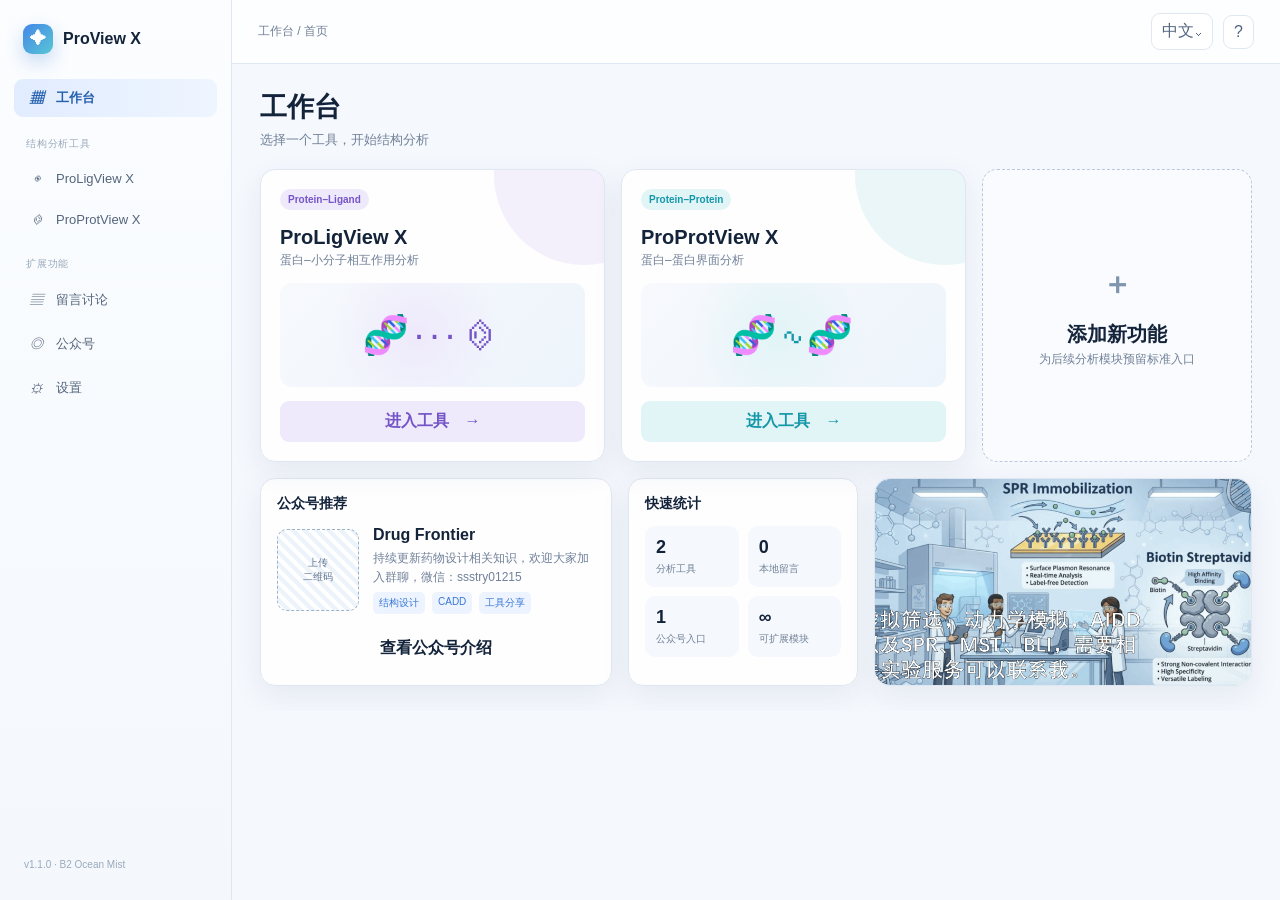
<file: index.html>
<!doctype html>
<html lang="zh-CN">

<head>
  <meta charset="utf-8">
  <meta name="viewport" content="width=device-width,initial-scale=1">
  <title>ProView X 科研工作台 v1.1</title>
  <link rel="stylesheet" href="style.css">
</head>
<body>
<div id="app" class="app">
  <aside class="side">
    <div class="brand">
      <div class="logo">✦</div><span>ProView X</span>
    </div><button class="nav on" data-view="home"><i class="ico">▦</i><span>工作台</span></button>
    <div class="section">结构分析工具</div><button class="nav" data-app="lig"><i class="ico">◉</i><span>ProLigView X</span></button><button class="nav" data-app="prot"><i class="ico">⌬</i><span>ProProtView X</span></button>
    <div class="section">扩展功能</div><button class="nav" data-view="discussion"><i class="ico">▤</i><span>留言讨论</span></button><button class="nav" data-view="public"><i class="ico">◎</i><span>公众号</span></button><button class="nav" data-view="settings"><i class="ico">⚙</i><span>设置</span></button>
    <div class="spacer"></div>
    <div class="version">v1.1.0 · B2 Ocean Mist</div><span id="busuanzi_container_site_pv" style="display:none" class="version">访问量 <span id="busuanzi_value_site_pv"></span> 次 · </span><span id="busuanzi_container_site_uv" style="display:none" class="version">访客 <span id="busuanzi_value_site_uv"></span> 人</span>
  </aside>
  <main class="main">
    <header class="top">
      <div id="crumb" class="crumb">工作台 / 首页</div>
      <div class="topright"><button class="round">中文⌄</button><button class="round">?</button></div>
    </header>
    <div class="content">
      <section id="home" class="view on">
        <div class="headline">
          <div>
            <h1>工作台</h1>
            <p>选择一个工具，开始结构分析</p>
          </div>
        </div>
        <div class="grid">
          <article class="card tool" style="--accent:#7454c7;--soft:#eee9fb"><span class="badge">Protein–Ligand</span>
            <h2>ProLigView X</h2>
            <p>蛋白–小分子相互作用分析</p>
            <div class="molecule">🧬···⌬</div><button class="launch" data-app="lig">进入工具　→</button>
          </article>
          <article class="card tool" style="--accent:#1597aa;--soft:#e1f4f6"><span class="badge">Protein–Protein</span>
            <h2>ProProtView X</h2>
            <p>蛋白–蛋白界面分析</p>
            <div class="molecule">🧬∿🧬</div><button class="launch" data-app="prot">进入工具　→</button>
          </article>
          <article class="card tool add">
            <div><b>＋</b>
              <h2>添加新功能</h2>
              <p>为后续分析模块预留标准入口</p>
            </div>
          </article>
        </div>
        <div class="lower">
          <article class="panel">
            <h3>公众号推荐</h3>
            <div class="promo">
              <div id="qrHome" class="qr">上传<br>二维码</div>
              <div><b id="pubNameHome">Drug Frontier</b>
                <p id="pubDescHome">持续更新药学领域相关知识，欢迎大家加入群聊，微信：ssstry01215</p>
                <div class="mini"><span class="tag">结构设计</span><span class="tag">CADD</span><span class="tag">工具分享</span></div>
              </div>
            </div><button class="launch" style="width:100%;margin-top:14px" data-view="public">查看公众号介绍</button>
          </article>
          <article class="panel">
            <h3>快速统计</h3>
            <div class="stats">
              <div class="stat"><b>2</b><span>分析工具</span></div>
              <div class="stat"><b id="msgCount">0</b><span>本地留言</span></div>
              <div class="stat"><b>1</b><span>公众号入口</span></div>
              <div class="stat"><b>∞</b><span>可扩展模块</span></div>
            </div>
          </article>
          <article class="panel" style="padding:0;overflow:hidden;display:flex;min-height:180px">
            <img src="spr-banner.png" alt="SPR、MST、BLI 实验服务" style="width:100%;height:100%;object-fit:cover;display:block;flex:1;border-radius:inherit">
            <div id="homeMessages" style="display:none"></div>
          </article>
        </div>
      </section>
      <section id="discussion" class="view">
        <div class="headline">
          <div>
            <h1>留言讨论</h1>
            <p>本地记录功能建议、算法问题和使用反馈</p>
          </div><button class="primary" id="newMsg">＋ 新建留言</button>
        </div>
        <div id="discussList" class="discuss-list"></div>
        <div id="msgForm" class="card panel form" style="display:none">
          <h3>新建留言</h3>
          <div class="field"><label>标题</label><input id="msgTitle" placeholder="例如：建议增加 2D 相互作用图"></div>
          <div class="field"><label>内容</label><textarea id="msgBody" placeholder="请输入详细内容"></textarea></div><button class="primary" id="saveMsg">保存留言</button>
        </div>
      </section>
      <section id="public" class="view">
        <div class="headline">
          <div>
            <h1>公众号</h1>
            <p>展示公众号介绍、二维码与内容方向</p>
          </div>
        </div>
        <div class="card panel form">
          <div class="promo">
            <div id="qrPublic" class="qr">上传<br>二维码</div>
            <div>
              <h2 id="pubNamePublic" style="margin:0">Drug Frontier</h2>
              <p id="pubDescPublic">持续更新药物设计相关知识，欢迎大家加入群聊，微信：ssstry01215</p>
            </div>
          </div>
          <div class="field"><label>公众号名称</label><input id="pubName" value="Drug Frontier"></div>
          <div class="field"><label>公众号简介</label><textarea id="pubDesc">持续更新药物设计相关知识，欢迎大家加入群聊，微信：ssstry01215</textarea></div>
          <div class="field"><label>公众号二维码</label><input id="qrFile" type="file" accept="image/*"></div><button class="primary" id="savePub">保存公众号信息</button>
        </div>
      </section>
      <section id="settings" class="view">
        <div class="headline">
          <div>
            <h1>设置</h1>
            <p>工作台个性化设置</p>
          </div>
        </div>
        <div class="card panel form">
          <h3>B2 海蓝薄爽主题 · 精修版</h3>
          <p style="color:var(--muted);font-size:13px;line-height:1.7">当前版本采用浅色科研工作台布局，公众号信息和留言保存在当前浏览器本地，不会上传。</p>
        </div>
      </section>
    </div>
  </main>
</div>
<div id="workspace" class="workspace">
  <div class="worktop"><b id="workTitle">ProView X</b>
    <div><button class="round" id="switchTool">切换工具</button> <button class="primary" id="closeTool">返回工作台</button></div>
  </div><iframe id="frame"></iframe>
</div>
<script src="app.js"></script>
<script async src="//busuanzi.ibruce.info/busuanzi/2.3/busuanzi.pure.mini.js"></script><script data-goatcounter="https://ossstry-plview.goatcounter.com/count" async src="//gc.zgo.at/count.js"></script>
</body>
</html>
</file>
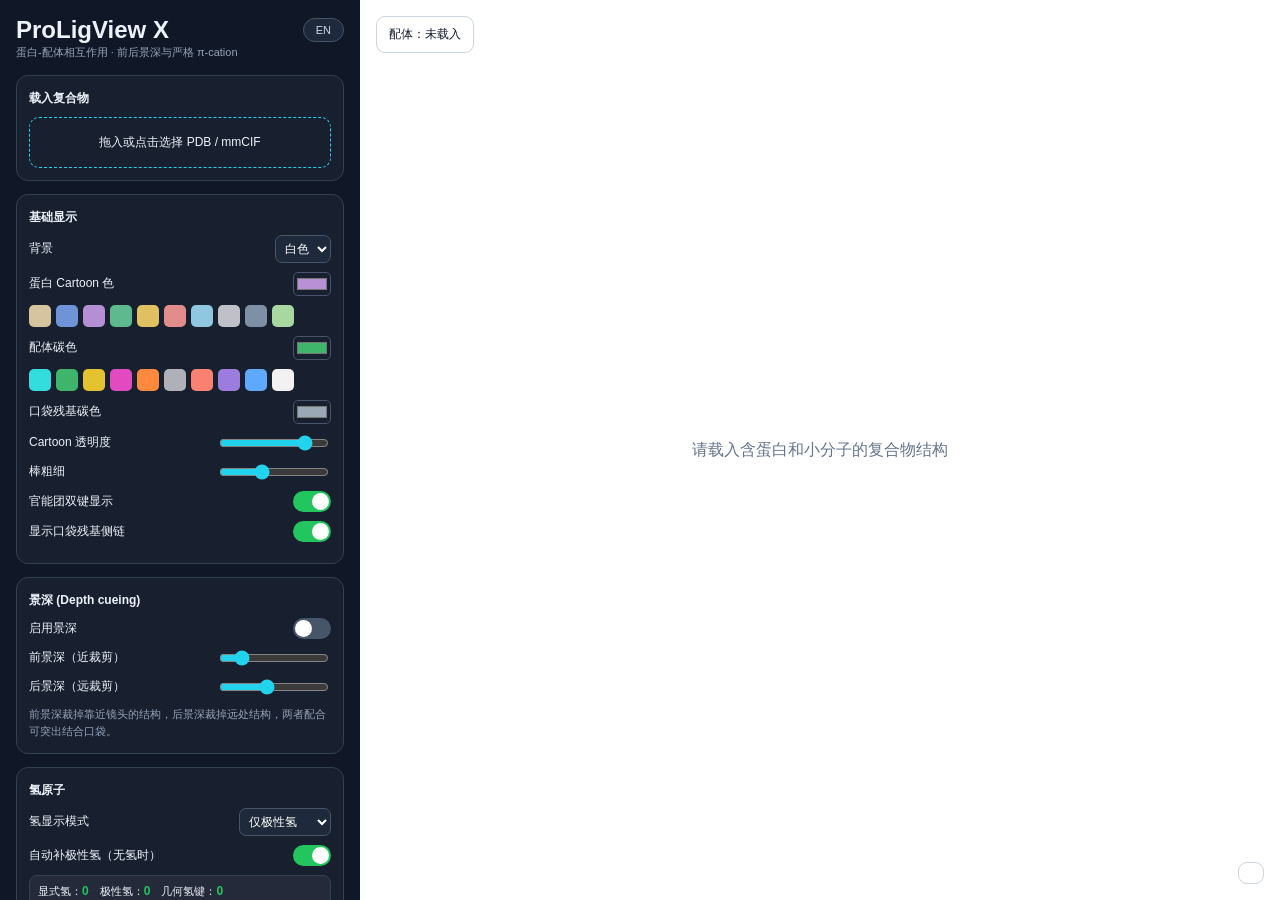
<file: PLview-v1.html>
<!doctype html>
<html lang="zh-CN">
<head>
<meta charset="utf-8">
<meta name="viewport" content="width=device-width,initial-scale=1">
<title>ProLigView X</title>
<script src="https://3Dmol.org/build/3Dmol-min.js"></script>
<style>
*{box-sizing:border-box}
html,body,#app{height:100%;margin:0;font-family:"Segoe UI","Microsoft YaHei",sans-serif}
#app{display:flex;background:#fff}
.side{width:360px;flex:none;padding:16px;background:#101827;color:#eef3fa;overflow:auto}
.side h2{margin:0}
.topbar{display:flex;justify-content:space-between;align-items:center;gap:8px}
.langbtn{border:1px solid #475569;background:#1e293b;color:#cbd8e8;border-radius:20px;padding:5px 12px;font-size:11px;cursor:pointer}
.langbtn:hover{border-color:#22d3ee;color:#fff}
.muted{color:#94a3b8;font-size:11px;line-height:1.6}
.box{margin-top:13px;padding:12px;border:1px solid #334155;border-radius:12px;background:rgba(255,255,255,.03)}
.box b{font-size:12px}
.drop{padding:16px;border:1px dashed #22d3ee;text-align:center;border-radius:10px;cursor:pointer;font-size:12px}
.drop:hover{background:rgba(34,211,238,.08)}
.row{display:flex;justify-content:space-between;align-items:center;gap:8px;margin:9px 0;font-size:12px}
select,input,button{font:inherit}
select{background:#1e293b;color:#fff;border:1px solid #475569;border-radius:7px;padding:5px;max-width:160px}
input[type=range]{width:110px;accent-color:#22d3ee}
input[type=color]{width:38px;height:24px;border:1px solid #475569;border-radius:5px;background:transparent;cursor:pointer;padding:1px}
.btn{width:100%;padding:9px;border:0;border-radius:8px;background:#22d3ee;color:#06202a;font-weight:700;cursor:pointer}
.toggle{width:38px;height:21px;border-radius:20px;background:#475569;position:relative;cursor:pointer;flex:none}
.toggle:after{content:"";position:absolute;width:17px;height:17px;left:2px;top:2px;background:#fff;border-radius:50%;transition:.15s}
.toggle.on{background:var(--c,#22c55e)}
.toggle.on:after{left:19px}
.itag{display:inline-block;width:20px;border-top:3px dashed;margin-right:6px;vertical-align:middle}
.stat{background:rgba(255,255,255,.05);border:1px solid #334155;border-radius:8px;padding:8px;font-size:11px;margin-top:8px}
.stat b{color:#22c55e}
.swatches{display:flex;flex-wrap:wrap;gap:5px;margin:6px 0 2px}
.sw{width:22px;height:22px;border-radius:5px;cursor:pointer;border:2px solid transparent;transition:.1s}
.sw:hover{transform:scale(1.12)}
.main{position:relative;flex:1}
.viewer{position:absolute;inset:0}
.hint{position:absolute;inset:0;display:grid;place-items:center;color:#64748b;pointer-events:none}
.status{position:absolute;left:16px;top:16px;padding:9px 12px;background:rgba(255,255,255,.9);border:1px solid #cbd5e1;border-radius:9px;font-size:12px;color:#0f172a}
.legend{position:absolute;right:16px;bottom:16px;background:rgba(255,255,255,.92);border:1px solid #cbd5e1;border-radius:9px;padding:10px 12px;font-size:11px;color:#334155;line-height:1.9}
.espbar{position:absolute;right:16px;top:16px;background:rgba(255,255,255,.92);border:1px solid #cbd5e1;border-radius:9px;padding:8px 10px;font-size:11px;color:#334155;display:none}
.espgrad{height:10px;width:120px;border-radius:3px;background:linear-gradient(90deg,#d33,#fff,#36c);margin:4px 0}
</style>
</head>
<body>
<div id="app">
  <div class="side">
    <div class="topbar">
      <h2>ProLigView X</h2>
      <button id="langBtn" class="langbtn">EN</button>
    </div>
    <div class="muted" data-i18n="subtitle">蛋白-配体相互作用 · 前后景深与严格 π-cation</div>

    <div class="box">
      <b data-i18n="load">载入复合物</b>
      <div id="drop" class="drop" style="margin-top:10px" data-i18n="drop">拖入或点击选择 PDB / mmCIF</div>
      <input id="file" hidden type="file" accept=".pdb,.ent,.cif,.mmcif">
    </div>

    <div class="box">
      <b data-i18n="basic">基础显示</b>
      <div class="row"><span data-i18n="bg">背景</span>
        <select id="bg"><option value="white" data-i18n="white">白色</option><option value="black" data-i18n="black">黑色</option><option value="#07101c" data-i18n="darkc">深色</option></select></div>
      <div class="row"><span data-i18n="protColor">蛋白 Cartoon 色</span><input id="pc" type="color" value="#b98fd6"></div>
      <div class="swatches" id="protSwatch"></div>
      <div class="row"><span data-i18n="ligColor">配体碳色</span><input id="lc" type="color" value="#3fb56b"></div>
      <div class="swatches" id="ligSwatch"></div>
      <div class="row"><span data-i18n="resColor">口袋残基碳色</span><input id="resc" type="color" value="#9aa7b4"></div>
      <div class="row"><span data-i18n="opacity">Cartoon 透明度</span><input id="op" type="range" min="0.1" max="1" step="0.05" value="0.85"></div>
      <div class="row"><span data-i18n="stick">棒粗细</span><input id="rad" type="range" min="0.08" max="0.35" step="0.01" value="0.18"></div>
      <div class="row"><span data-i18n="dbond">官能团双键显示</span><i id="dbond" class="toggle on"></i></div>
      <div class="row"><span data-i18n="sidechain">显示口袋残基侧链</span><i id="pocket" class="toggle on"></i></div>
    </div>

    <div class="box">
      <b data-i18n="depthBox">景深 (Depth cueing)</b>
      <div class="row"><span data-i18n="depth">启用景深</span><i id="depth" class="toggle"></i></div>
      <div class="row"><span data-i18n="frontDepth">前景深（近裁剪）</span><input id="frontv" type="range" min="0" max="0.95" step="0.05" value="0.15"></div>
      <div class="row"><span data-i18n="backDepth">后景深（远裁剪）</span><input id="backv" type="range" min="0" max="0.95" step="0.05" value="0.4"></div>
      <div class="muted" data-i18n="depthNote">前景深裁掉靠近镜头的结构，后景深裁掉远处结构，两者配合可突出结合口袋。</div>
    </div>

    <div class="box">
      <b data-i18n="hydrogen">氢原子</b>
      <div class="row"><span data-i18n="hmode">氢显示模式</span>
        <select id="hmode"><option value="polar" data-i18n="hpolar">仅极性氢</option><option value="all" data-i18n="hall">显示所有氢</option><option value="none" data-i18n="hnone">隐藏所有氢</option></select></div>
      <div class="row"><span data-i18n="addH">自动补极性氢（无氢时）</span><i id="addH" class="toggle on"></i></div>
      <div class="stat"><span data-i18n="explicitH">显式氢</span>：<b id="hc">0</b>　<span data-i18n="polarH">极性氢</span>：<b id="hp">0</b>　<span data-i18n="geomHB">几何氢键</span>：<b id="hbn">0</b></div>
    </div>

    <div class="box">
      <b data-i18n="interactions">相互作用类型</b>
      <div class="row"><span><i class="itag" style="border-color:#d4c200"></i><span data-i18n="hbond">氢键 / 极性接触</span></span><i id="iHB" class="toggle on" style="--c:#d4c200"></i></div>
      <div class="row"><span><i class="itag" style="border-color:#ff7b00"></i><span data-i18n="saltbridge">盐桥</span></span><i id="iSB" class="toggle on" style="--c:#ff7b00"></i></div>
      <div class="row"><span><i class="itag" style="border-color:#22c55e"></i><span data-i18n="pipi">π-π 堆积</span></span><i id="iPP" class="toggle on" style="--c:#22c55e"></i></div>
      <div class="row"><span><i class="itag" style="border-color:#38bdf8"></i><span data-i18n="pication">π-cation</span></span><i id="iPC" class="toggle on" style="--c:#38bdf8"></i></div>
    </div>

    <div class="box">
      <b data-i18n="surface">分子表面 / 静电势</b>
      <div class="row"><span data-i18n="surfType">表面类型</span>
        <select id="surf">
          <option value="none" data-i18n="sNone">无</option>
          <option value="ligand" data-i18n="sLig">配体表面</option>
          <option value="pocket" data-i18n="sPocket">口袋表面</option>
          <option value="protein" data-i18n="sProt">整体蛋白表面</option>
          <option value="esp_lig" data-i18n="sEspLig">静电势面（配体）</option>
          <option value="esp_prot" data-i18n="sEspProt">静电势面（蛋白）</option>
        </select></div>
      <div class="row"><span data-i18n="surfOp">表面透明度</span><input id="surfop" type="range" min="0.15" max="1" step="0.05" value="0.7"></div>
      <div class="muted" data-i18n="espNote">静电势为基于原子伪电荷的近似 ESP 着色，红=负 / 蓝=正，定性判读用。</div>
    </div>

    <div class="box">
      <b data-i18n="labels">残基标签</b>
      <div class="row"><span data-i18n="showLabel">显示口袋标签</span><i id="label" class="toggle on"></i></div>
      <div class="row"><span data-i18n="autoLabel">标签颜色跟随背景</span><i id="autolabel" class="toggle on"></i></div>
      <div class="row"><span data-i18n="labelSize">标签字号</span><input id="lsize" type="range" min="9" max="20" step="1" value="12"></div>
    </div>

    <div class="box"><button id="png" class="btn" data-i18n="export">导出 PNG</button></div>
  </div>

  <div class="main">
    <div id="viewer" class="viewer"></div>
    <div id="hint" class="hint" data-i18n="loadHint">请载入含蛋白和小分子的复合物结构</div>
    <div class="status"><span data-i18n="ligLabel">配体</span>：<span id="lig" data-i18n="notLoaded">未载入</span></div>
    <div id="espbar" class="espbar"><span data-i18n="espTitle">静电势 (近似)</span><div class="espgrad"></div><div style="display:flex;justify-content:space-between"><span data-i18n="neg">负</span><span data-i18n="pos">正</span></div></div>
    <div id="legend" class="legend"></div>
  </div>
</div>

<script>
const I18N = {
  zh: {subtitle:'蛋白-配体相互作用 · 前后景深与严格 π-cation', load:'载入复合物', drop:'拖入或点击选择 PDB / mmCIF', basic:'基础显示', bg:'背景', white:'白色', black:'黑色', darkc:'深色', protColor:'蛋白 Cartoon 色', ligColor:'配体碳色', resColor:'口袋残基碳色', opacity:'Cartoon 透明度', stick:'棒粗细', depthBox:'景深 (Depth cueing)', depth:'启用景深', frontDepth:'前景深（近裁剪）', backDepth:'后景深（远裁剪）', depthNote:'前景深裁掉靠近镜头的结构，后景深裁掉远处结构，两者配合可突出结合口袋。', dbond:'官能团双键显示', sidechain:'显示口袋残基侧链', hydrogen:'氢原子', hmode:'氢显示模式', hpolar:'仅极性氢', hall:'显示所有氢', hnone:'隐藏所有氢', addH:'自动补极性氢（无氢时）', explicitH:'显式氢', polarH:'极性氢', geomHB:'几何氢键', interactions:'相互作用类型', hbond:'氢键 / 极性接触', saltbridge:'盐桥', pipi:'π-π 堆积', pication:'π-cation', surface:'分子表面 / 静电势', surfType:'表面类型', sNone:'无', sLig:'配体表面', sPocket:'口袋表面', sProt:'整体蛋白表面', sEspLig:'静电势面（配体）', sEspProt:'静电势面（蛋白）', surfOp:'表面透明度', espNote:'静电势为基于原子伪电荷的近似 ESP 着色，红=负 / 蓝=正，定性判读用。', labels:'残基标签', showLabel:'显示口袋标签', autoLabel:'标签颜色跟随背景', labelSize:'标签字号', export:'导出 PNG', loadHint:'请载入含蛋白和小分子的复合物结构', ligLabel:'配体', notLoaded:'未载入', espTitle:'静电势 (近似)', neg:'负', pos:'正', notRec:'未识别'},
  en: {subtitle:'Protein–Ligand Interactions · Front/Back depth & strict π-cation', load:'Load Complex', drop:'Drag & drop or click to select PDB / mmCIF', basic:'Basic Display', bg:'Background', white:'White', black:'Black', darkc:'Dark', protColor:'Protein Cartoon', ligColor:'Ligand Carbon', resColor:'Pocket Residue Carbon', opacity:'Cartoon Opacity', stick:'Stick Radius', depthBox:'Depth cueing', depth:'Enable depth', frontDepth:'Front depth (near clip)', backDepth:'Back depth (far clip)', depthNote:'Front depth clips structures near the camera; back depth clips distant structures. Combine to highlight the pocket.', dbond:'Show Functional Double Bonds', sidechain:'Show Pocket Side Chains', hydrogen:'Hydrogens', hmode:'Hydrogen Mode', hpolar:'Polar H only', hall:'Show all H', hnone:'Hide all H', addH:'Auto add polar H (if none)', explicitH:'Explicit H', polarH:'Polar H', geomHB:'Geom. H-bonds', interactions:'Interaction Types', hbond:'H-bond / Polar', saltbridge:'Salt Bridge', pipi:'π-π Stacking', pication:'π-cation', surface:'Surface / Electrostatics', surfType:'Surface Type', sNone:'None', sLig:'Ligand Surface', sPocket:'Pocket Surface', sProt:'Whole Protein Surface', sEspLig:'ESP Surface (Ligand)', sEspProt:'ESP Surface (Protein)', surfOp:'Surface Opacity', espNote:'Approximate ESP from atomic pseudo-charges. Red=negative / Blue=positive, qualitative only.', labels:'Residue Labels', showLabel:'Show Pocket Labels', autoLabel:'Label Color Follows Background', labelSize:'Label Font Size', export:'Export PNG', loadHint:'Please load a protein–ligand complex structure', ligLabel:'Ligand', notLoaded:'Not loaded', espTitle:'ESP (approx.)', neg:'Neg', pos:'Pos', notRec:'Not detected'}
};
let LANG='zh';
function applyLang(){
  document.querySelectorAll('[data-i18n]').forEach(el=>{ const k=el.getAttribute('data-i18n'); if(I18N[LANG][k]!==undefined) el.textContent=I18N[LANG][k]; });
  document.getElementById('langBtn').textContent = LANG==='zh'?'EN':'中';
  document.documentElement.lang = LANG==='zh'?'zh-CN':'en';
  if(m) render();
}

const PROT_PALETTE = [
  ['#D6C3A0','tan'],['#6E93D6','cornflower'],['#B58FD6','med purple'],['#5FB98F','sea green'],
  ['#E0C060','goldenrod'],['#E38C8C','salmon'],['#8FC6E0','sky blue'],['#C0C0C8','silver'],
  ['#7F8FA6','slate gray'],['#A8D8A0','pale green']
];
const LIG_PALETTE = [
  ['#33DDDD','cyan'],['#3FB56B','green'],['#E5C230','yellow'],['#E24BC0','magenta'],
  ['#FF8A3D','orange'],['#B0B0B8','gray'],['#FA8072','salmon'],['#9D7CE0','purple'],
  ['#5FA8FF','blue'],['#F2F2F2','white']
];

let v, m, builtH = [], modelRadius = 40;
const $ = x => document.getElementById(x);
const ions = new Set(['HOH','WAT','H2O','DOD','NA','CL','K','MG','ZN','CA','MN','FE','CU','CO','NI','CD','SO4','PO4','ACT','EDO','GOL','PEG','DMS','BR','IOD','NAG','BMA','MAN','FUC']);
const aa = new Set(['ALA','ARG','ASN','ASP','CYS','GLN','GLU','GLY','HIS','ILE','LEU','LYS','MET','PHE','PRO','SER','THR','TRP','TYR','VAL','SEC','MSE','HID','HIE','HIP','CYX']);
const isLig = a => a.hetflag && !ions.has((a.resn||'').toUpperCase()) && !aa.has((a.resn||'').toUpperCase());
const dist = (a,b) => Math.hypot(a.x-b.x, a.y-b.y, a.z-b.z);
const pos = a => ({x:a.x, y:a.y, z:a.z});
const on = id => $(id).classList.contains('on');
const sub = (a,b) => ({x:a.x-b.x, y:a.y-b.y, z:a.z-b.z});
const norm = a => { const n = Math.hypot(a.x,a.y,a.z)||1; return {x:a.x/n, y:a.y/n, z:a.z/n}; };
const cross = (a,b) => ({x:a.y*b.z-a.z*b.y, y:a.z*b.x-a.x*b.z, z:a.x*b.y-a.y*b.x});
const centroid = arr => { const c={x:0,y:0,z:0}; arr.forEach(a=>{c.x+=a.x;c.y+=a.y;c.z+=a.z;}); const n=arr.length||1; return {x:c.x/n,y:c.y/n,z:c.z/n}; };

function buildSwatch(hostId, palette, target){
  const host=$(hostId);
  palette.forEach(([hex,name])=>{ const b=document.createElement('div'); b.className='sw'; b.style.background=hex; b.title=name; b.onclick=()=>{ $(target).value=hex; render(); }; host.appendChild(b); });
}
buildSwatch('protSwatch', PROT_PALETTE, 'pc');
buildSwatch('ligSwatch', LIG_PALETTE, 'lc');

const HNAME = /^\s*\d*\s*[HD]/i;
function isHydrogen(a){
  const el=(a.elem||'').toUpperCase();
  if(el==='H'||el==='D') return true;
  const nm=(a.atom||a.name||'').trim();
  return HNAME.test(nm) && !/^HG|^HE|^HF|^HO|^HS/i.test(nm.replace(/^\d+/,''));
}
function normalizeHydrogens(model){ let n=0; model.selectedAtoms({}).forEach(a=>{ if((a.elem||'').toUpperCase()!=='H' && isHydrogen(a)){a.elem='H';n++;} }); return n; }
function nearestHeavy(h,heavy){ let best=null,bd=1e9; for(const a of heavy){const d=dist(h,a); if(d<bd){bd=d;best=a;}} return bd<=1.35?best:null; }

function assignPseudoCharge(model){
  model.selectedAtoms({}).forEach(a=>{
    const rn=(a.resn||'').toUpperCase(), nm=(a.atom||'').toUpperCase(); let q=0;
    if(rn==='ASP'&&(nm==='OD1'||nm==='OD2')) q=-0.5;
    else if(rn==='GLU'&&(nm==='OE1'||nm==='OE2')) q=-0.5;
    else if(rn==='LYS'&&nm==='NZ') q=1.0;
    else if(rn==='ARG'&&(nm==='NH1'||nm==='NH2'||nm==='NE')) q=0.33;
    else if(rn.startsWith('HI')&&(nm==='ND1'||nm==='NE2')) q=0.25;
    else if(nm==='O') q=-0.4;
    else if(nm==='N') q=0.3;
    else if(isLig(a)){ const el=(a.elem||'').toUpperCase(); if(el==='O') q=-0.35; else if(el==='N') q=0.35; }
    a.partialCharge=q;
  });
}

const AROM={PHE:[['CG','CD1','CD2','CE1','CE2','CZ']],TYR:[['CG','CD1','CD2','CE1','CE2','CZ']],
  HIS:[['CG','ND1','CD2','CE1','NE2']],HID:[['CG','ND1','CD2','CE1','NE2']],HIE:[['CG','ND1','CD2','CE1','NE2']],HIP:[['CG','ND1','CD2','CE1','NE2']],
  TRP:[['CG','CD1','NE1','CE2','CD2'],['CD2','CE2','CE3','CZ2','CZ3','CH2']]};
function ringGeom(ring){ const c=centroid(ring); let n={x:0,y:0,z:0}; for(let i=0;i<ring.length;i++){ const va=sub(ring[i],c),vb=sub(ring[(i+1)%ring.length],c),cr=cross(va,vb); n.x+=cr.x;n.y+=cr.y;n.z+=cr.z; } return {c,n:norm(n)}; }
function isPlanar(ring){ const {c,n}=ringGeom(ring); return ring.every(a=>Math.abs((a.x-c.x)*n.x+(a.y-c.y)*n.y+(a.z-c.z)*n.z)<0.6); }
function ringAtomsList(las){
  const heavy=las.filter(a=>(a.elem||'').toUpperCase()!=='H'); const adj=new Map(); heavy.forEach(a=>adj.set(a,[]));
  for(let i=0;i<heavy.length;i++) for(let j=i+1;j<heavy.length;j++){ const d=dist(heavy[i],heavy[j]); if(d>0.4&&d<=1.75){adj.get(heavy[i]).push(heavy[j]);adj.get(heavy[j]).push(heavy[i]);} }
  const rings=[],seen=new Set();
  function dfs(start,cur,path){ for(const nb of adj.get(cur)){ if(nb===start&&path.length>=5){ const key=path.map(a=>a.index).slice().sort((x,y)=>x-y).join(','); if(!seen.has(key)){seen.add(key);rings.push(path.slice());} } else if(!path.includes(nb)&&path.length<6){ dfs(start,nb,path.concat(nb)); } } }
  heavy.forEach(a=>dfs(a,a,[a]));
  const uniq=[],keys=new Set(); rings.forEach(r=>{ const k=r.map(a=>a.index).slice().sort((x,y)=>x-y).join(','); if(!keys.has(k)){keys.add(k); if(isPlanar(r)) uniq.push(r);} });
  return uniq;
}
function ringBondsOk(ring){
  // 芳香键长模式：C-C/C-N ~1.34-1.40；含 S(噻吩)~1.71；含 O(呋喃)~1.36；sp3 C-C(~1.53) 会被排除
  for(let i=0;i<ring.length;i++){
    const A=ring[i], B=ring[(i+1)%ring.length];
    const ea=(A.elem||'').toUpperCase(), eb=(B.elem||'').toUpperCase();
    const b=dist(A,B); let lo=1.25, hi=1.45;
    if(ea==='S'||eb==='S'){ lo=1.60; hi=1.82; }
    else if(ea==='O'||eb==='O'){ lo=1.28; hi=1.48; }
    if(b<lo||b>hi) return false;
  }
  return true;
}
function isAromaticRing(ring, ligAtoms){
  if(ring.length<5||ring.length>6) return false;
  if(!ring.every(a=>['C','N','O','S'].includes((a.elem||'').toUpperCase()))) return false;
  // 1) 紧平面性（芳香环极平；饱和/内酰胺环有褶皱）
  const {c,n}=ringGeom(ring);
  let maxdev=0; for(const a of ring){ maxdev=Math.max(maxdev, Math.abs((a.x-c.x)*n.x+(a.y-c.y)*n.y+(a.z-c.z)*n.z)); }
  if(maxdev>0.30) return false;
  // 2) sp2 检验：环上任一原子(重原子邻居+氢)连接数>=4 → sp3(如内酰胺 CH2) → 非芳香
  const Hs = ligAtoms.filter(a=>(a.elem||'').toUpperCase()==='H');
  for(const a of ring){
    const heavyN = ligAtoms.filter(b=>b!==a && (b.elem||'').toUpperCase()!=='H' && dist(a,b)>0.4 && dist(a,b)<=1.85).length;
    const hN = Hs.filter(h=>dist(a,h)>0.4 && dist(a,h)<=1.30).length;
    if(heavyN + hN >= 4) return false;   // sp3 原子存在 → 整环非芳香
  }
  // 3) 键长模式：排除 sp3 单键环
  if(!ringBondsOk(ring)) return false;
  return true;
}
function ligandAromaticRings(las){ return ringAtomsList(las).filter(r=>isAromaticRing(r, las)).map(ringGeom); }

// ===== 严格阳离子端：N 有 4 个键(含≥1个 N-H)，且为脂肪胺(重原子只连C) 或 脒/胍 =====
// 返回阳离子 N 的原子对象（距离从 N 出发）
function ligandCationN(allAtoms){
  const heavy=allAtoms.filter(a=>(a.elem||'').toUpperCase()!=='H');
  const H=allAtoms.filter(a=>(a.elem||'').toUpperCase()==='H');
  const heavyNbrs=a=>heavy.filter(b=>b!==a&&dist(a,b)>0.4&&dist(a,b)<=1.85);
  const hNbrs=a=>H.filter(h=>dist(a,h)>0.4&&dist(a,h)<=1.30);
  const ringSets=ringAtomsList(heavy.filter(isLig)).map(r=>new Set(r.map(a=>a.index)));
  const inRing=a=>ringSets.some(s=>s.has(a.index));
  const cats=[];
  heavy.forEach(a=>{
    if(!isLig(a)) return;
    if((a.elem||'').toUpperCase()!=='N') return;
    if(inRing(a)) return;                                  // 芳香/环内 N 排除
    const hv=heavyNbrs(a), hh=hNbrs(a);
    const total=hv.length+hh.length;
    // 条件1：N 共 4 个键，且至少一个是 N-H（质子化铵型）
    if(total!==4 || hh.length<1) return;
    // 条件2：脂肪胺（重原子邻居全是 C）
    const allC = hv.length>0 && hv.every(x=>(x.elem||'').toUpperCase()==='C');
    // 条件2b：脒/胍（邻位某 C 连接≥2个 N）
    const amidine = hv.some(c=>(c.elem||'').toUpperCase()==='C' && heavyNbrs(c).filter(x=>(x.elem||'').toUpperCase()==='N').length>=2);
    // 排除酰胺 N（邻 C 带末端羰基 O）
    const amide = hv.some(c=>(c.elem||'').toUpperCase()==='C' && heavyNbrs(c).some(o=>(o.elem||'').toUpperCase()==='O' && heavyNbrs(o).length===1));
    if(amide) return;
    if(allC || amidine) cats.push(a);                      // 存 N 原子本体
  });
  return cats;
}
function ligandAnions(las){
  const heavy=las.filter(a=>(a.elem||'').toUpperCase()!=='H'); const nbrs=a=>heavy.filter(b=>b!==a&&dist(a,b)>0.4&&dist(a,b)<=1.8);
  const ans=[];
  heavy.forEach(a=>{ if((a.elem||'').toUpperCase()==='C'){ const os=nbrs(a).filter(b=>(b.elem||'').toUpperCase()==='O'); const term=os.filter(o=>nbrs(o).length===1); if(term.length>=2) ans.push(centroid(term)); } });
  return ans;
}

function init(){ if(!window.$3Dmol){alert('3Dmol load failed / 引擎加载失败');return;} v=$3Dmol.createViewer('viewer',{backgroundColor:'white',antialias:true}); }
init();

$('langBtn').onclick=()=>{ LANG = LANG==='zh'?'en':'zh'; applyLang(); };
['addH','pocket','dbond','label','autolabel','iHB','iSB','iPP','iPC','depth'].forEach(id=>$(id).onclick=()=>{$(id).classList.toggle('on');render();});
['bg','pc','lc','resc','op','rad','hmode','surf','surfop','lsize','frontv','backv'].forEach(id=>{ $(id).oninput=render; $(id).onchange=render; });

function buildPolarH(atoms){
  const heavy=atoms.filter(a=>(a.elem||'').toUpperCase()!=='H');
  const bondedTo=a=>heavy.filter(b=>{ if(b===a) return false; const d=dist(a,b); const s=(['S'].includes((a.elem||'').toUpperCase())||['S'].includes((b.elem||'').toUpperCase()))?2.0:1.85; return d>0.4&&d<=s; });
  const out=[];
  for(const a of heavy){ const el=(a.elem||'').toUpperCase(); if(el!=='N'&&el!=='O') continue; if(atoms.some(h=>(h.elem||'').toUpperCase()==='H'&&dist(h,a)<=1.3)) continue; const nb=bondedTo(a); if(!nb.length) continue; const bl=el==='O'?0.96:1.01; let dir;
    if(nb.length>=2){ const s={x:0,y:0,z:0}; nb.forEach(b=>{const u=norm(sub(a,b));s.x+=u.x;s.y+=u.y;s.z+=u.z;}); if(Math.hypot(s.x,s.y,s.z)<0.15) continue; dir=norm(s); }
    else{ const b=nb[0],axis=norm(sub(a,b)); let ref={x:0,y:0,z:1}; if(Math.abs(axis.z)>0.9) ref={x:1,y:0,z:0}; const perp=norm(cross(axis,ref)); const ang=(el==='O'?109.5:120)*Math.PI/180; dir=norm({x:axis.x*Math.cos(ang)+perp.x*Math.sin(ang),y:axis.y*Math.cos(ang)+perp.y*Math.sin(ang),z:axis.z*Math.cos(ang)+perp.z*Math.sin(ang)}); }
    out.push({elem:'H',x:a.x+dir.x*bl,y:a.y+dir.y*bl,z:a.z+dir.z*bl,resn:a.resn,resi:a.resi,chain:a.chain,hetflag:a.hetflag,_parent:a});
  }
  return out;
}

function applyDepth(){
  if(!v) return;
  try{
    if(on('depth')){
      const fr=+$('frontv').value;                 // 前景深 0..0.95
      const bk=+$('backv').value;                  // 后景深 0..0.95
      const near=-modelRadius*1.6*(1-fr);          // fr 越大，近裁剪面越向前推
      const far = modelRadius*1.6*(1-bk);          // bk 越大，远裁剪面越向前收
      v.setSlab(near, Math.max(far, near+2));
    } else {
      v.setSlab(-100000, 100000);
    }
  }catch(e){ /* 老版本无 setSlab，忽略 */ }
}

function render(){
  if(!m) return;
  v.removeAllShapes(); v.removeAllLabels(); v.removeAllSurfaces(); v.setStyle({},{});
  const bg=$('bg').value; v.setBackgroundColor(bg);
  const dark = bg!=='white';

  const all=m.selectedAtoms({});
  const heavy=all.filter(a=>!isHydrogen(a));
  const las=all.filter(isLig);
  const lr=[...new Set(las.map(a=>a.resn))];
  const pc=$('pc').value, lc=$('lc').value, resc=$('resc').value, rad=+$('rad').value, op=+$('op').value;
  const hmode=$('hmode').value, dbond=on('dbond');
  const nativeH=all.filter(isHydrogen);
  const drawDash=(p,q,color)=>v.addCylinder({start:p,end:q,radius:.05,dashed:true,fromCap:1,toCap:1,color});

  const polarHSet=new Set(), hKey=h=>(h.index ?? h.serial ?? h);
  nativeH.forEach(h=>{ const p=nearestHeavy(h,heavy); const pe=p?(p.elem||'').toUpperCase():''; if(['N','O','S'].includes(pe)) polarHSet.add(hKey(h)); });
  const showThisH=h=> hmode==='all'?true : hmode==='none'?false : polarHSet.has(hKey(h));

  v.setStyle({hetflag:false},{cartoon:{color:pc,opacity:op,arrows:true,style:'rectangle',thickness:0.4}});

  const ligSphere=0.24;
  v.setStyle({resn:lr,hetflag:true,elem:['C','N','O','S','P','F','Cl','Br','I','B','Se']},{stick:{radius:rad,colorscheme:'Jmol',singleBonds:!dbond},sphere:{scale:ligSphere}});
  v.setStyle({resn:lr,hetflag:true,elem:'C'},{stick:{radius:rad,color:lc,singleBonds:!dbond},sphere:{scale:ligSphere,color:lc}});

  const prot=all.filter(a=>!a.hetflag);
  const near=prot.filter(a=>las.some(l=>dist(a,l)<=4.3));
  const keys=[...new Set(near.map(a=>(a.chain||'_')+'|'+a.resn+'|'+a.resi))];
  const resAll={}; prot.forEach(a=>{const k=(a.chain||'_')+'|'+a.resn+'|'+a.resi;(resAll[k]=resAll[k]||[]).push(a);});
  const resStickR=rad*0.75;
  if(on('pocket')) keys.forEach(k=>{ const [c,r,i]=k.split('|');
    v.setStyle({chain:c==='_'?'':c,resn:r,resi:+i,hetflag:false,elem:['N','O','S']},{cartoon:{color:pc,opacity:op,arrows:true,style:'rectangle',thickness:0.4},stick:{radius:resStickR,colorscheme:'Jmol',singleBonds:!dbond}});
    v.setStyle({chain:c==='_'?'':c,resn:r,resi:+i,hetflag:false,elem:'C'},{cartoon:{color:pc,opacity:op,arrows:true,style:'rectangle',thickness:0.4},stick:{radius:resStickR,color:resc,singleBonds:!dbond}});
  });

  const ligHIdx=[], resHIdx=[];
  if(hmode!=='none'){
    nativeH.forEach(h=>{ if(!showThisH(h)) return; const inLig=isLig(h), inPocket=keys.includes((h.chain||'_')+'|'+h.resn+'|'+h.resi); if(inLig) ligHIdx.push(h.index); else if(inPocket && on('pocket')) resHIdx.push(h.index); });
  }
  if(ligHIdx.length) v.setStyle({index:ligHIdx},{stick:{radius:rad,colorscheme:'Jmol'},sphere:{scale:ligSphere}});
  if(resHIdx.length) v.setStyle({index:resHIdx},{stick:{radius:resStickR,colorscheme:'Jmol'}});

  builtH=[];
  if(nativeH.length===0 && on('addH') && hmode!=='none'){
    builtH=buildPolarH(las.concat(on('pocket')?near:[]));
    builtH.forEach(h=>{ const big=isLig(h._parent); v.addSphere({center:pos(h),radius:big?ligSphere*1.6:resStickR*2,color:'white'}); v.addCylinder({start:pos(h._parent),end:pos(h),radius:big?rad:resStickR,color:'white'}); });
  }

  const polar=heavy.filter(a=>['N','O','S'].includes((a.elem||'').toUpperCase()));
  const polarH=nativeH.filter(h=>polarHSet.has(hKey(h))).map(h=>({h,donor:nearestHeavy(h,heavy)})).concat(builtH.map(h=>({h,donor:h._parent})));
  let hbLines=[];
  for(const {h,donor} of polarH){ if(!donor) continue; for(const a of polar){ if(a===donor||dist(h,a)>2.7) continue; if(isLig(donor)!==isLig(a)) hbLines.push([pos(h),pos(a)]); } }
  if(!hbLines.length){ const lp=las.filter(a=>['N','O','S'].includes((a.elem||'').toUpperCase())); const np=near.filter(a=>['N','O','S'].includes((a.elem||'').toUpperCase())); for(const l of lp) for(const p of np) if(dist(l,p)<=3.5) hbLines.push([pos(l),pos(p)]); }
  if(on('iHB')) hbLines.forEach(x=>drawDash(x[0],x[1],'#d4c200'));

  // 蛋白芳环 + 阳离子N(Arg NH1/NH2/NE, Lys NZ) + 阴离子(Asp/Glu)
  const protRings=[],protCatN=[],protAns=[]; const named=(atoms,nm)=>atoms.find(a=>(a.atom||'').toUpperCase()===nm);
  keys.forEach(k=>{ const rn=k.split('|')[1].toUpperCase(); const atoms=resAll[k]||[];
    (AROM[rn]||[]).forEach(names=>{ const ring=names.map(nm=>named(atoms,nm)).filter(Boolean); if(ring.length>=5) protRings.push(ringGeom(ring)); });
    if(rn==='ARG'){ ['NH1','NH2','NE'].forEach(nm=>{ const nAtom=named(atoms,nm); if(nAtom) protCatN.push(pos(nAtom)); }); }
    if(rn==='LYS'){ const z=named(atoms,'NZ'); if(z) protCatN.push(pos(z)); }
    if(rn==='ASP'){ const c=['OD1','OD2'].map(nm=>named(atoms,nm)).filter(Boolean); if(c.length) protAns.push(centroid(c)); }
    if(rn==='GLU'){ const c=['OE1','OE2'].map(nm=>named(atoms,nm)).filter(Boolean); if(c.length) protAns.push(centroid(c)); }
  });
  const ligRings=ligandAromaticRings(las);
  const ligCatNatoms=ligandCationN(all);          // 传入含 H 的全部原子
  const ligCatN=ligCatNatoms.map(pos);
  const ligAns=ligandAnions(las);

  if(on('iSB')){ protCatN.forEach(c=>ligAns.forEach(a=>{ if(dist(c,a)<=4.5) drawDash(c,a,'#ff7b00'); })); protAns.forEach(a=>ligCatN.forEach(c=>{ if(dist(a,c)<=4.5) drawDash(a,c,'#ff7b00'); })); }
  if(on('iPP')){ protRings.forEach(pr=>ligRings.forEach(lg=>{ const d=dist(pr.c,lg.c); if(d<3.3||d>6.0) return; const cosn=Math.abs(pr.n.x*lg.n.x+pr.n.y*lg.n.y+pr.n.z*lg.n.z); if(cosn>0.7||cosn<0.4){ drawDash(pr.c,lg.c,'#22c55e'); v.addSphere({center:pr.c,radius:.18,color:'#22c55e'}); v.addSphere({center:lg.c,radius:.18,color:'#22c55e'}); } })); }
  // π-cation：距离从阳离子 N 出发，量到芳环质心；N 须在环法向轴附近
  const pcHit=(ring,nPos)=>{ const d=dist(ring.c,nPos); if(d<3||d>6) return false; const vx=nPos.x-ring.c.x,vy=nPos.y-ring.c.y,vz=nPos.z-ring.c.z,nn=Math.hypot(vx,vy,vz)||1; return Math.abs((vx*ring.n.x+vy*ring.n.y+vz*ring.n.z)/nn)>0.6; };
  if(on('iPC')){
    // 蛋白芳环 ↔ 配体阳离子N
    protRings.forEach(pr=>ligCatN.forEach(c=>{ if(pcHit(pr,c)){ drawDash(c,pr.c,'#38bdf8'); v.addSphere({center:pr.c,radius:.18,color:'#38bdf8'}); v.addSphere({center:c,radius:.20,color:'#38bdf8'}); } }));
    // 配体芳环 ↔ 蛋白阳离子N(Arg/Lys)
    ligRings.forEach(lg=>protCatN.forEach(c=>{ if(pcHit(lg,c)){ drawDash(c,lg.c,'#38bdf8'); v.addSphere({center:lg.c,radius:.18,color:'#38bdf8'}); v.addSphere({center:c,radius:.20,color:'#38bdf8'}); } }));
  }

  const st=$('surf').value, sop=+$('surfop').value; $('espbar').style.display='none';
  const espScheme={prop:'partialCharge',gradient:'rwb',min:-0.6,max:0.6};
  if(st==='ligand') v.addSurface($3Dmol.SurfaceType.SES,{opacity:sop,color:lc},{resn:lr,hetflag:true});
  else if(st==='pocket'){ const sel={or:keys.map(k=>{const [c,r,i]=k.split('|');return {chain:c==='_'?'':c,resi:+i};})}; v.addSurface($3Dmol.SurfaceType.SES,{opacity:sop,color:pc},{hetflag:false}, sel); }
  else if(st==='protein') v.addSurface($3Dmol.SurfaceType.SES,{opacity:sop,color:pc},{hetflag:false});
  else if(st==='esp_lig'){ v.addSurface($3Dmol.SurfaceType.SES,{opacity:sop,colorscheme:espScheme},{resn:lr,hetflag:true}); $('espbar').style.display='block'; }
  else if(st==='esp_prot'){ v.addSurface($3Dmol.SurfaceType.SES,{opacity:sop,colorscheme:espScheme},{hetflag:false}); $('espbar').style.display='block'; }

  if(on('label')){ const lcol=on('autolabel')?(dark?'white':'#111827'):'#111827'; const lbg=on('autolabel')?(dark?'#111827':'white'):'white'; const fs=+$('lsize').value;
    keys.forEach(k=>{ const a=named(resAll[k]||[],'CA')||(resAll[k]||[])[0]; if(a) v.addLabel(k.split('|')[1]+k.split('|')[2],{position:pos(a),fontSize:fs,fontColor:lcol,backgroundColor:lbg,backgroundOpacity:.82,borderColor:'#64748b',borderThickness:.5}); });
  }

  const T=I18N[LANG];
  const items=[]; if(on('iHB'))items.push(['#d4c200',T.hbond]); if(on('iSB'))items.push(['#ff7b00',T.saltbridge]); if(on('iPP'))items.push(['#22c55e',T.pipi]); if(on('iPC'))items.push(['#38bdf8',T.pication]);
  $('legend').innerHTML=items.map(([c,t])=>`<div><span class="itag" style="border-color:${c}"></span>${t}</div>`).join('')||`<div style="color:#94a3b8">${LANG==='zh'?'未开启相互作用':'No interactions on'}</div>`;

  $('lig').textContent=lr.join(', ')||T.notRec;
  $('hc').textContent=nativeH.length; $('hp').textContent=polarHSet.size; $('hbn').textContent=hbLines.length;
  applyDepth();
  v.render();
}

function load(f){ const r=new FileReader(); r.onload=()=>{ try{ v.clear(); m=v.addModel(r.result,/cif/i.test(f.name)?'cif':'pdb',{keepH:true}); normalizeHydrogens(m); assignPseudoCharge(m); const A=m.selectedAtoms({}); const c=centroid(A); let R=0; A.forEach(p=>{const d=dist(p,c); if(d>R)R=d;}); modelRadius=R||40; $('hint').style.display='none'; render(); const la=m.selectedAtoms({}).filter(isLig); v.zoomTo(la.length?{resn:[...new Set(la.map(a=>a.resn))],hetflag:true}:{}); v.zoom(.7); applyDepth(); v.render(); }catch(e){ alert('Parse failed / 解析失败：'+e.message); } }; r.readAsText(f); }
$('drop').onclick=()=>$('file').click();
$('file').onchange=e=>load(e.target.files[0]);
$('drop').ondragover=e=>e.preventDefault();
$('drop').ondrop=e=>{e.preventDefault(); load(e.dataTransfer.files[0]);};
$('png').onclick=()=>{ if(!m) return alert('Load a structure first / 请先载入结构'); const a=document.createElement('a'); a.href=v.pngURI(); a.download='ProLigView_X.png'; a.click(); };

applyLang();
</script>
</body>
</html>
</file>
<file: style.css>
:root {
  --bg: #f5f8fd;
  --side: #fbfdff;
  --line: #dfe7f2;
  --ink: #13233a;
  --muted: #718198;
  --blue: #3978d4;
  --blue2: #e8f1ff;
  --purple: #7454c7;
  --cyan: #1597aa;
  --shadow: 0 10px 30px rgba(34, 64, 105, .08)
}

* {
  box-sizing: border-box
}

html,
body,
#app {
  height: 100%;
  margin: 0;
  font-family: "Segoe UI", "Microsoft YaHei", sans-serif;
  color: var(--ink);
  background: var(--bg)
}

button,
input,
textarea {
  font: inherit
}

button {
  cursor: pointer
}

.app {
  height: 100%;
  display: grid;
  grid-template-columns: 232px 1fr;
  overflow: hidden
}

.side {
  background: linear-gradient(180deg, #fbfdff, #f4f8fd);
  border-right: 1px solid var(--line);
  padding: 20px 14px;
  display: flex;
  flex-direction: column
}

.brand {
  display: flex;
  align-items: center;
  gap: 10px;
  padding: 4px 9px 22px;
  font-weight: 800
}

.logo {
  width: 30px;
  height: 30px;
  border-radius: 9px;
  background: linear-gradient(135deg, #4387e8, #58c6d5);
  color: white;
  display: grid;
  place-items: center;
  box-shadow: 0 8px 18px rgba(57, 120, 212, .25)
}

.section {
  font-size: 10px;
  color: #9aa9ba;
  padding: 17px 12px 7px;
  text-transform: uppercase;
  letter-spacing: .8px
}

.nav {
  border: 0;
  width: 100%;
  display: flex;
  align-items: center;
  gap: 10px;
  text-align: left;
  padding: 10px 12px;
  margin: 3px 0;
  border-radius: 9px;
  background: transparent;
  color: #54657b;
  font-size: 13px
}

.nav:hover {
  background: #edf4ff;
  color: #245fae
}

.nav.on {
  background: linear-gradient(90deg, #e1ecff, #eef5ff);
  color: #245fae;
  font-weight: 700
}

.ico {
  width: 20px;
  text-align: center
}

.spacer {
  flex: 1
}

.version {
  font-size: 10px;
  color: #9aa9ba;
  padding: 10px
}

.main {
  min-width: 0;
  display: flex;
  flex-direction: column
}

.top {
  height: 64px;
  flex: none;
  background: rgba(255, 255, 255, .82);
  backdrop-filter: blur(12px);
  border-bottom: 1px solid var(--line);
  display: flex;
  align-items: center;
  justify-content: space-between;
  padding: 0 26px
}

.crumb {
  font-size: 12px;
  color: var(--muted)
}

.topright {
  display: flex;
  align-items: center;
  gap: 10px
}

.round {
  border: 1px solid var(--line);
  background: white;
  border-radius: 9px;
  padding: 7px 10px;
  color: #50647d
}

.content {
  padding: 25px 28px;
  overflow: auto
}

.view {
  display: none
}

.view.on {
  display: block
}

.headline {
  display: flex;
  align-items: end;
  justify-content: space-between;
  gap: 20px;
  margin-bottom: 20px
}

.headline h1 {
  margin: 0 0 6px;
  font-size: 27px
}

.headline p {
  margin: 0;
  color: var(--muted);
  font-size: 13px
}

.grid {
  display: grid;
  grid-template-columns: 1.15fr 1.15fr .9fr;
  gap: 16px
}

.card,
.panel {
  background: rgba(255, 255, 255, .92);
  border: 1px solid var(--line);
  border-radius: 15px;
  box-shadow: var(--shadow)
}

.tool {
  padding: 19px;
  min-height: 285px;
  display: flex;
  flex-direction: column;
  position: relative;
  overflow: hidden
}

.tool:before {
  content: "";
  position: absolute;
  width: 180px;
  height: 180px;
  border-radius: 50%;
  right: -70px;
  top: -85px;
  background: var(--accent);
  opacity: .08
}

.badge {
  align-self: flex-start;
  padding: 5px 8px;
  border-radius: 999px;
  font-size: 10px;
  background: var(--soft);
  color: var(--accent);
  font-weight: 700
}

.tool h2 {
  margin: 16px 0 3px;
  font-size: 20px
}

.tool p {
  margin: 0;
  color: var(--muted);
  font-size: 12px
}

.molecule {
  height: 104px;
  margin: 14px 0;
  border-radius: 12px;
  background: radial-gradient(circle at 45% 50%, var(--soft), transparent 50%), linear-gradient(135deg, #f7f9fd, #edf4fb);
  display: grid;
  place-items: center;
  color: var(--accent);
  font-size: 38px;
  font-weight: 300;
  letter-spacing: 5px
}

.launch {
  margin-top: auto;
  border: 0;
  border-radius: 9px;
  padding: 10px;
  background: var(--soft);
  color: var(--accent);
  font-weight: 700
}

.launch:hover {
  filter: saturate(1.5)
}

.add {
  display: grid;
  place-items: center;
  text-align: center;
  border: 1.5px dashed #b9c9dd;
  box-shadow: none;
  background: rgba(255, 255, 255, .45)
}

.add b {
  font-size: 30px;
  color: #7f94ad
}

.lower {
  display: grid;
  grid-template-columns: 1.1fr .72fr 1.18fr;
  gap: 16px;
  margin-top: 16px
}

.panel {
  padding: 16px;
  min-height: 190px
}

.panel h3 {
  font-size: 14px;
  margin: 0 0 13px
}

.promo {
  display: grid;
  grid-template-columns: 82px 1fr;
  gap: 14px;
  align-items: center
}

.qr {
  width: 82px;
  height: 82px;
  border: 1px dashed #9bb1ca;
  border-radius: 10px;
  background: linear-gradient(45deg, #edf3fa 25%, #fff 25%, #fff 50%, #edf3fa 50%, #edf3fa 75%, #fff 75%);
  background-size: 12px 12px;
  display: grid;
  place-items: center;
  text-align: center;
  font-size: 10px;
  color: #627790;
  overflow: hidden
}

.qr img {
  width: 100%;
  height: 100%;
  object-fit: cover
}

.promo p {
  font-size: 12px;
  color: var(--muted);
  line-height: 1.6;
  margin: 5px 0
}

.mini {
  display: flex;
  gap: 7px;
  flex-wrap: wrap
}

.tag {
  font-size: 10px;
  background: #edf4ff;
  color: #3978d4;
  border-radius: 5px;
  padding: 4px 6px
}

.stats {
  display: grid;
  grid-template-columns: 1fr 1fr;
  gap: 9px
}

.stat {
  padding: 11px;
  border-radius: 10px;
  background: #f5f8fc
}

.stat b {
  display: block;
  font-size: 18px
}

.stat span {
  font-size: 10px;
  color: var(--muted)
}

.message {
  border-bottom: 1px solid #edf1f6;
  padding: 8px 0
}

.message:last-child {
  border: 0
}

.message b {
  font-size: 11px
}

.message p {
  font-size: 11px;
  color: #526278;
  margin: 4px 0
}

.message small {
  font-size: 9px;
  color: #9aa9ba
}

.primary {
  border: 0;
  background: #3978d4;
  color: white;
  border-radius: 8px;
  padding: 8px 12px;
  font-weight: 700
}

.workspace {
  position: fixed;
  inset: 0;
  background: white;
  z-index: 20;
  display: none
}

.workspace.on {
  display: block
}

.worktop {
  height: 50px;
  background: #f8fafc;
  border-bottom: 1px solid #dfe7f2;
  display: flex;
  align-items: center;
  justify-content: space-between;
  padding: 0 12px
}

.workspace iframe {
  width: 100%;
  height: calc(100% - 50px);
  border: 0
}

.form {
  max-width: 720px
}

.field {
  margin: 15px 0
}

.field label {
  display: block;
  font-size: 12px;
  font-weight: 700;
  margin-bottom: 6px
}

.field input,
.field textarea {
  width: 100%;
  border: 1px solid #ccd8e6;
  border-radius: 9px;
  padding: 10px;
  background: white
}

.field textarea {
  min-height: 95px
}

.discuss-list {
  max-width: 850px
}

.discussion-card {
  padding: 16px;
  margin-bottom: 11px
}

.discussion-card p {
  color: #55667c;
  font-size: 13px
}

.empty {
  color: #8da0b7;
  font-size: 13px;
  padding: 25px;
  text-align: center
}

@media(max-width:950px) {
  .app {
    grid-template-columns: 74px 1fr
  }

  .brand span,
  .nav span:last-child,
  .section,
  .version {
    display: none
  }

  .nav {
    justify-content: center
  }

  .grid,
  .lower {
    grid-template-columns: 1fr
  }

  .content {
    padding: 18px
  }

  .top {
    padding: 0 15px
  }
}
</file>
